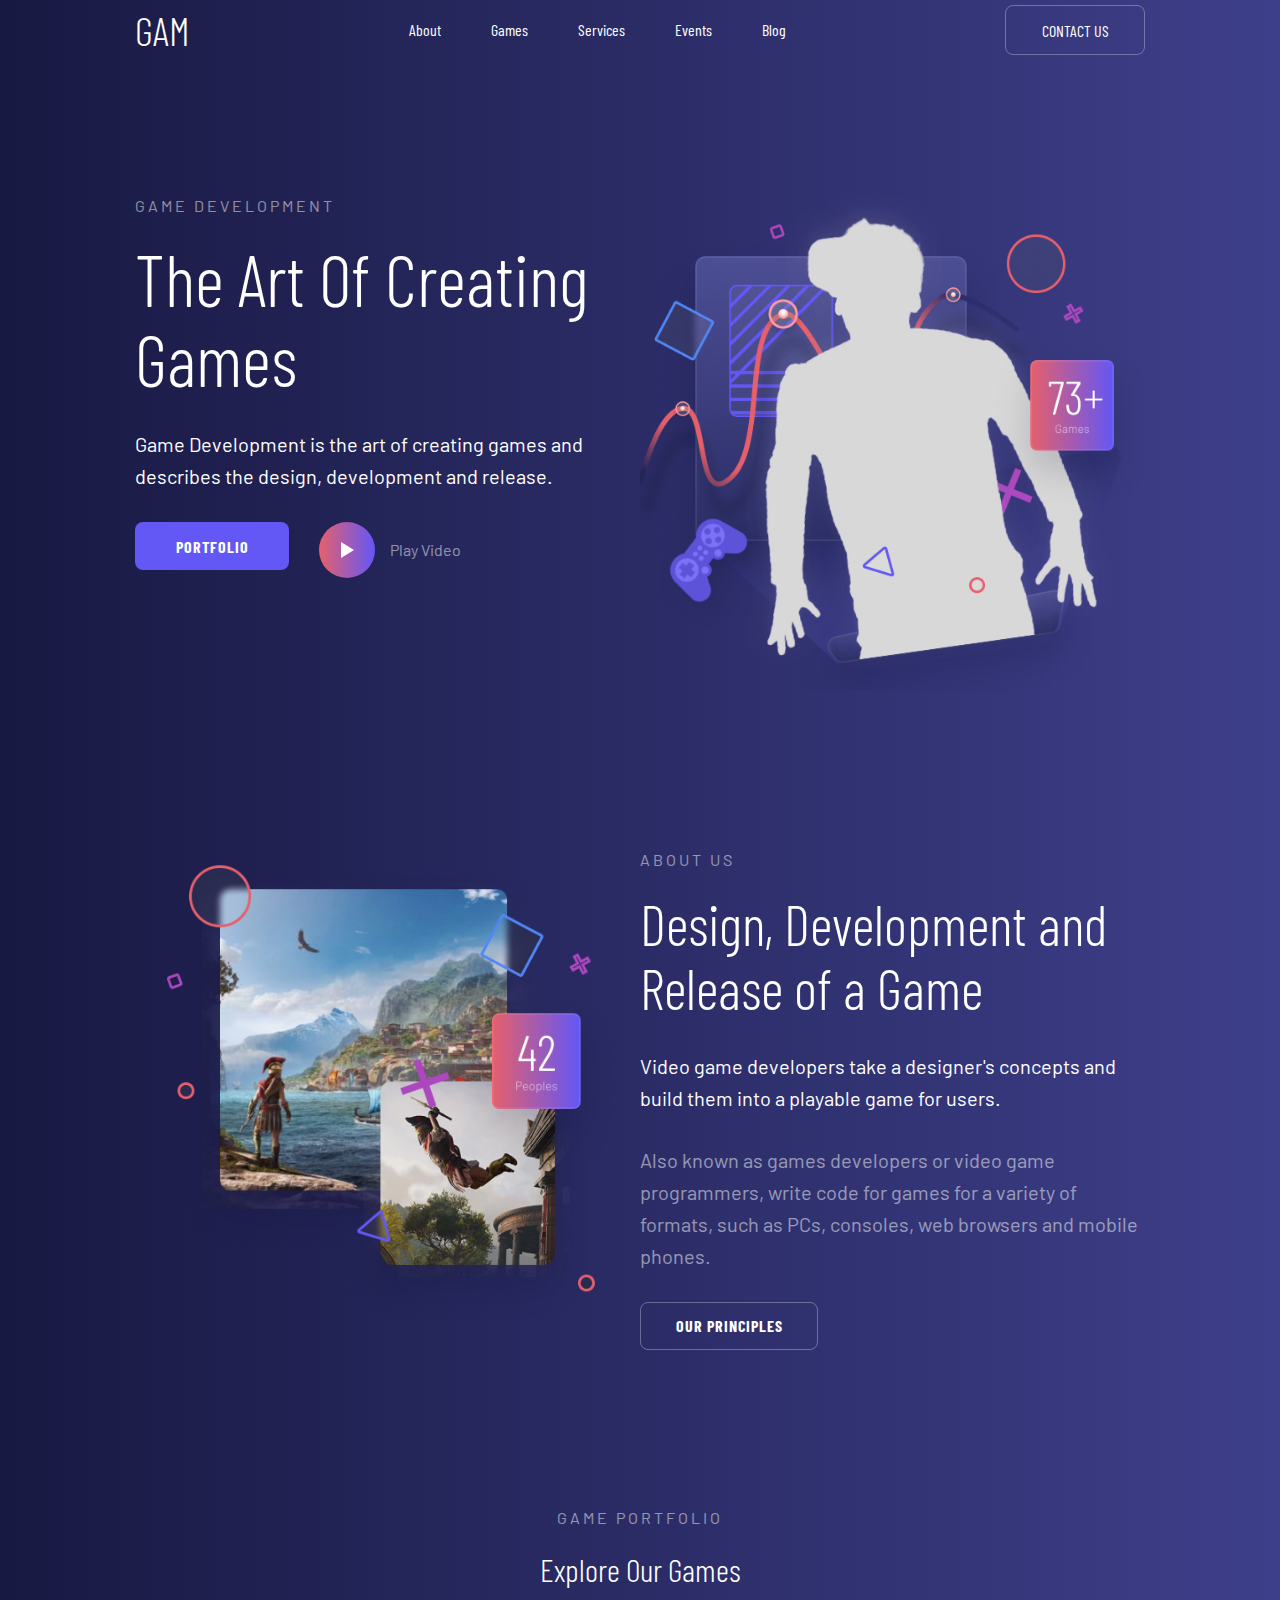
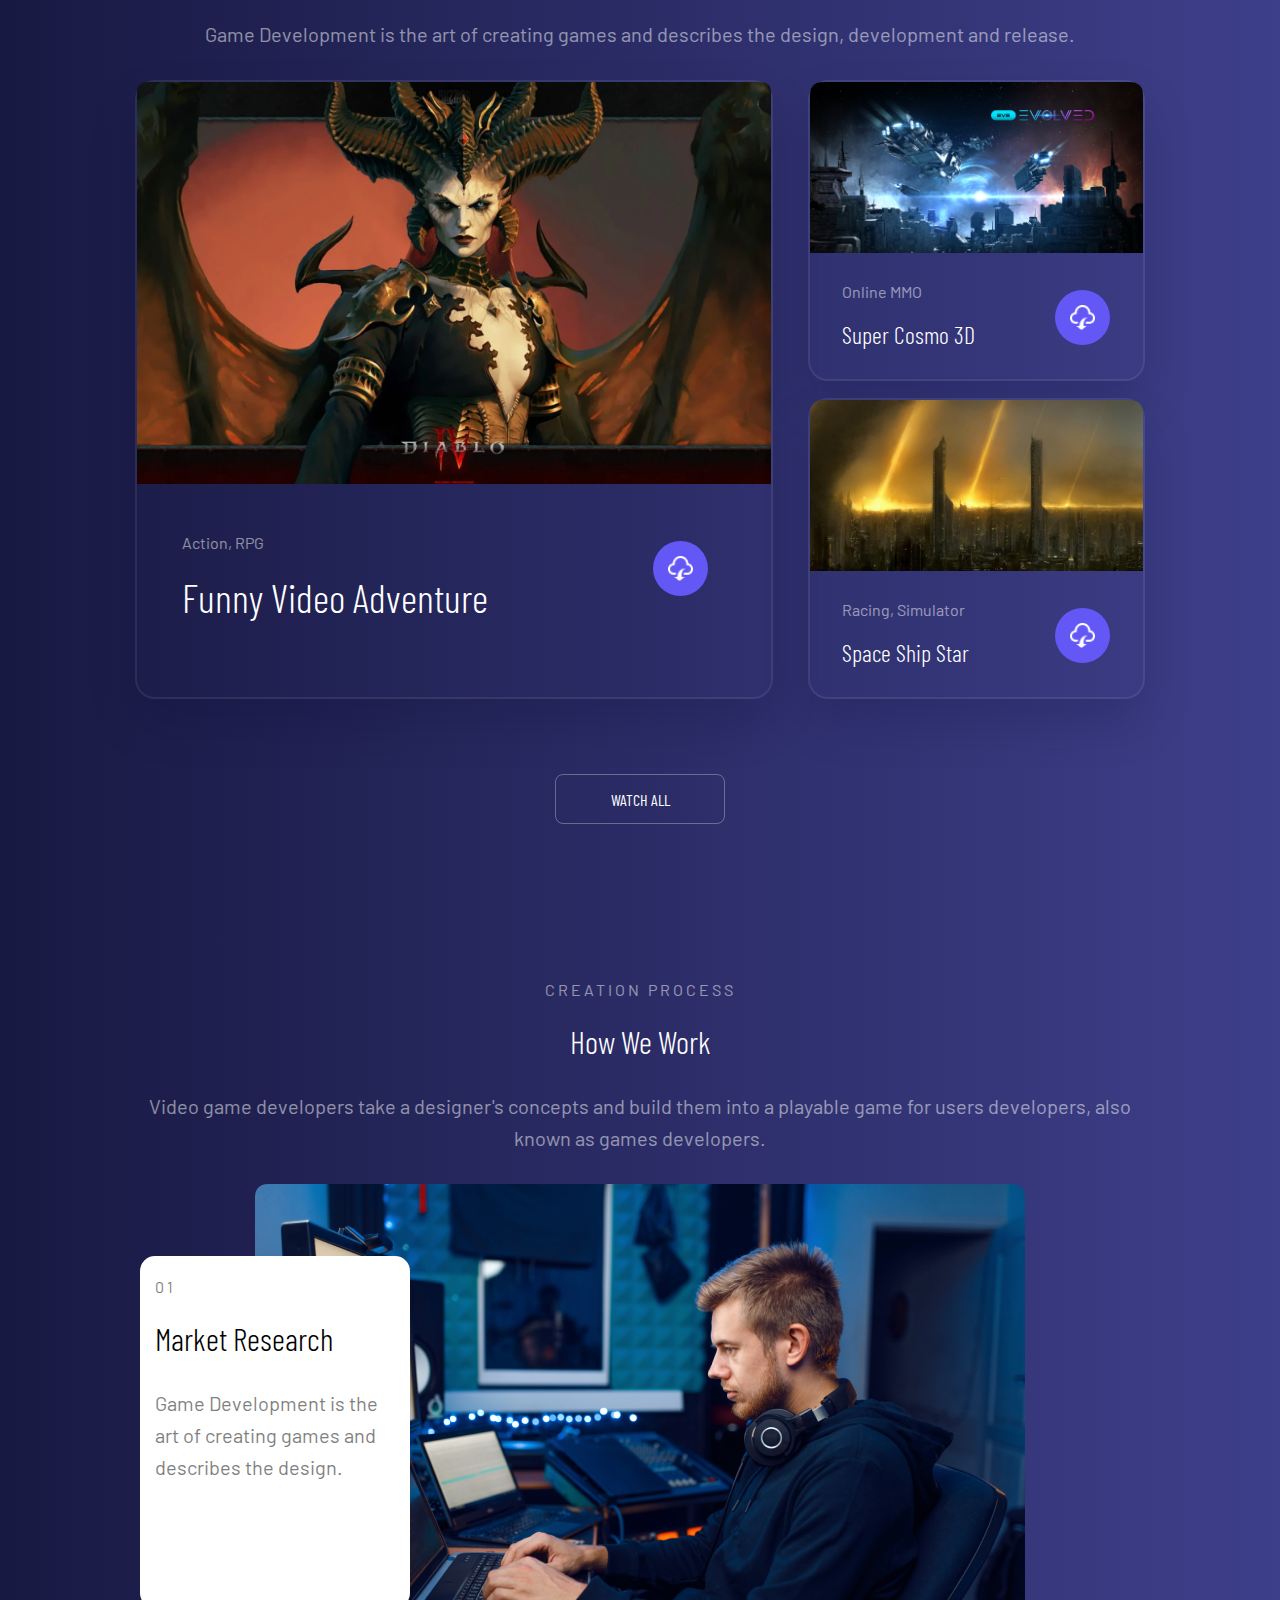
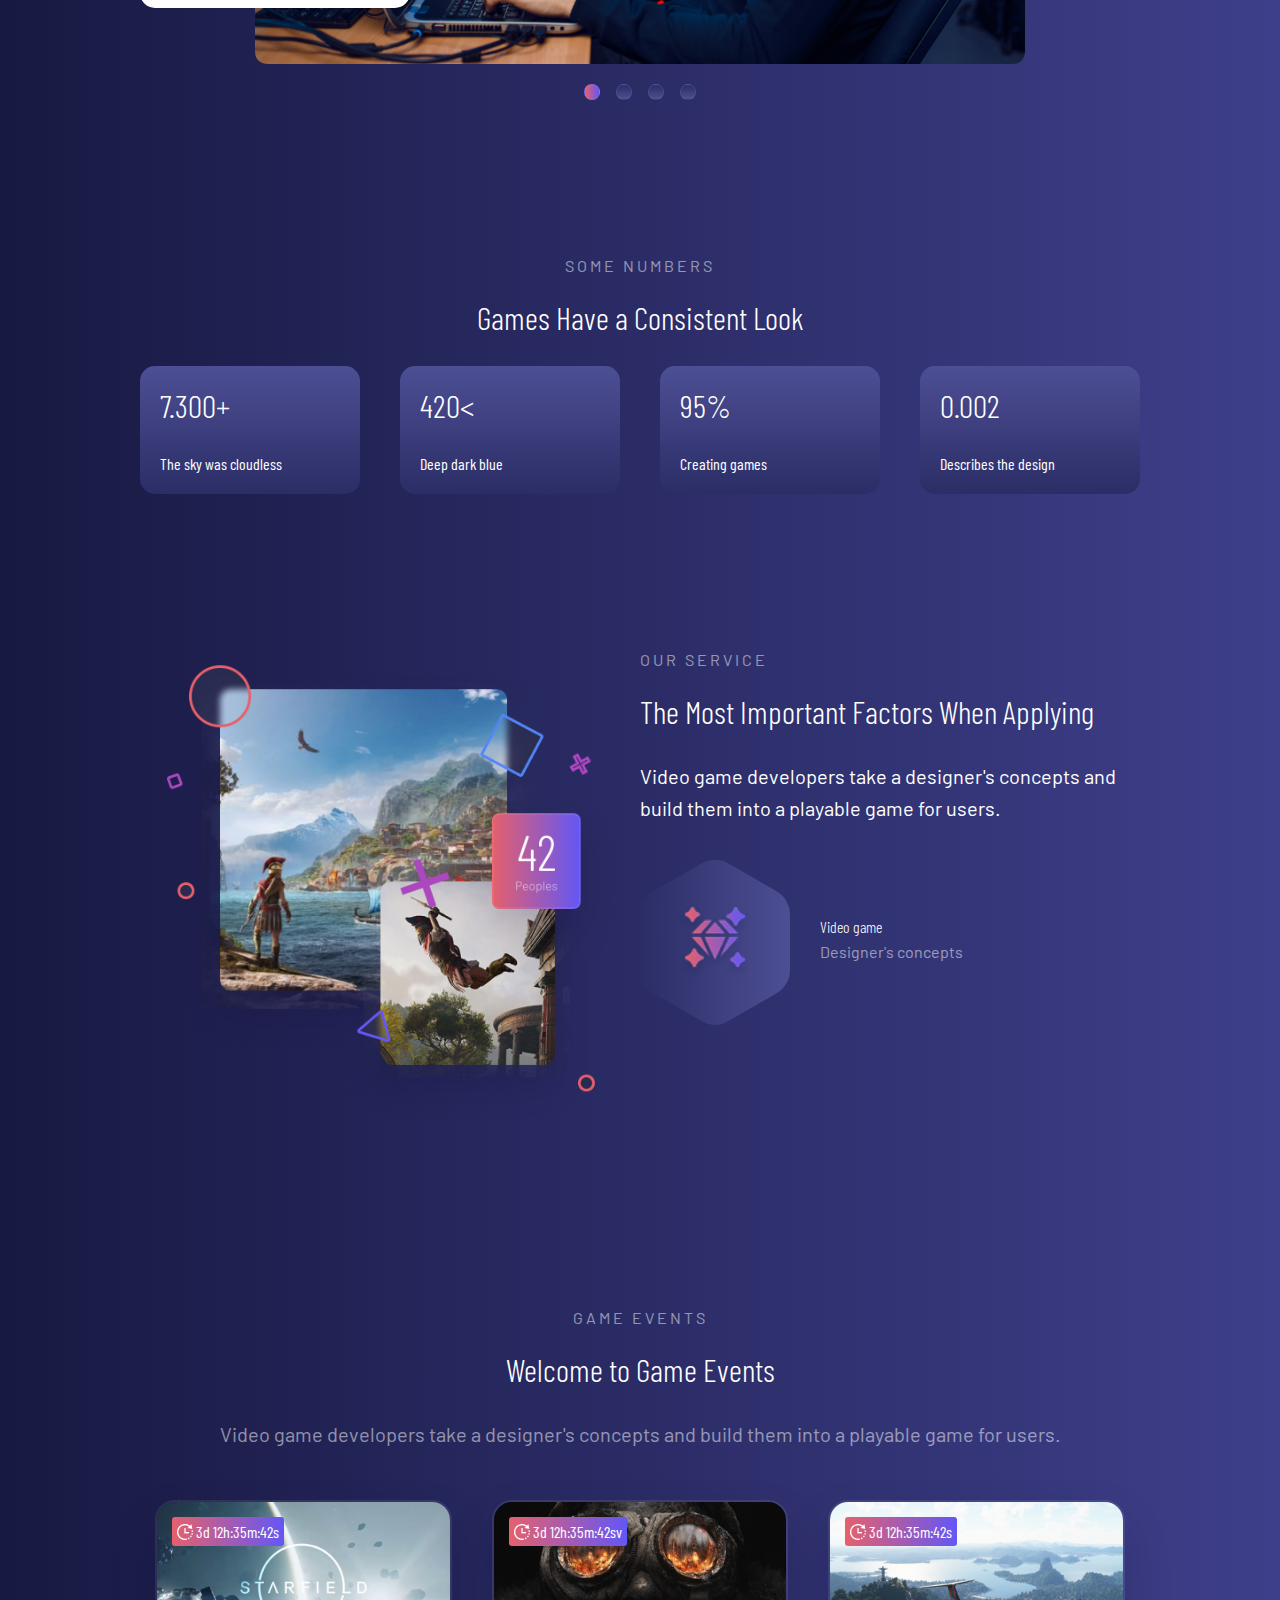
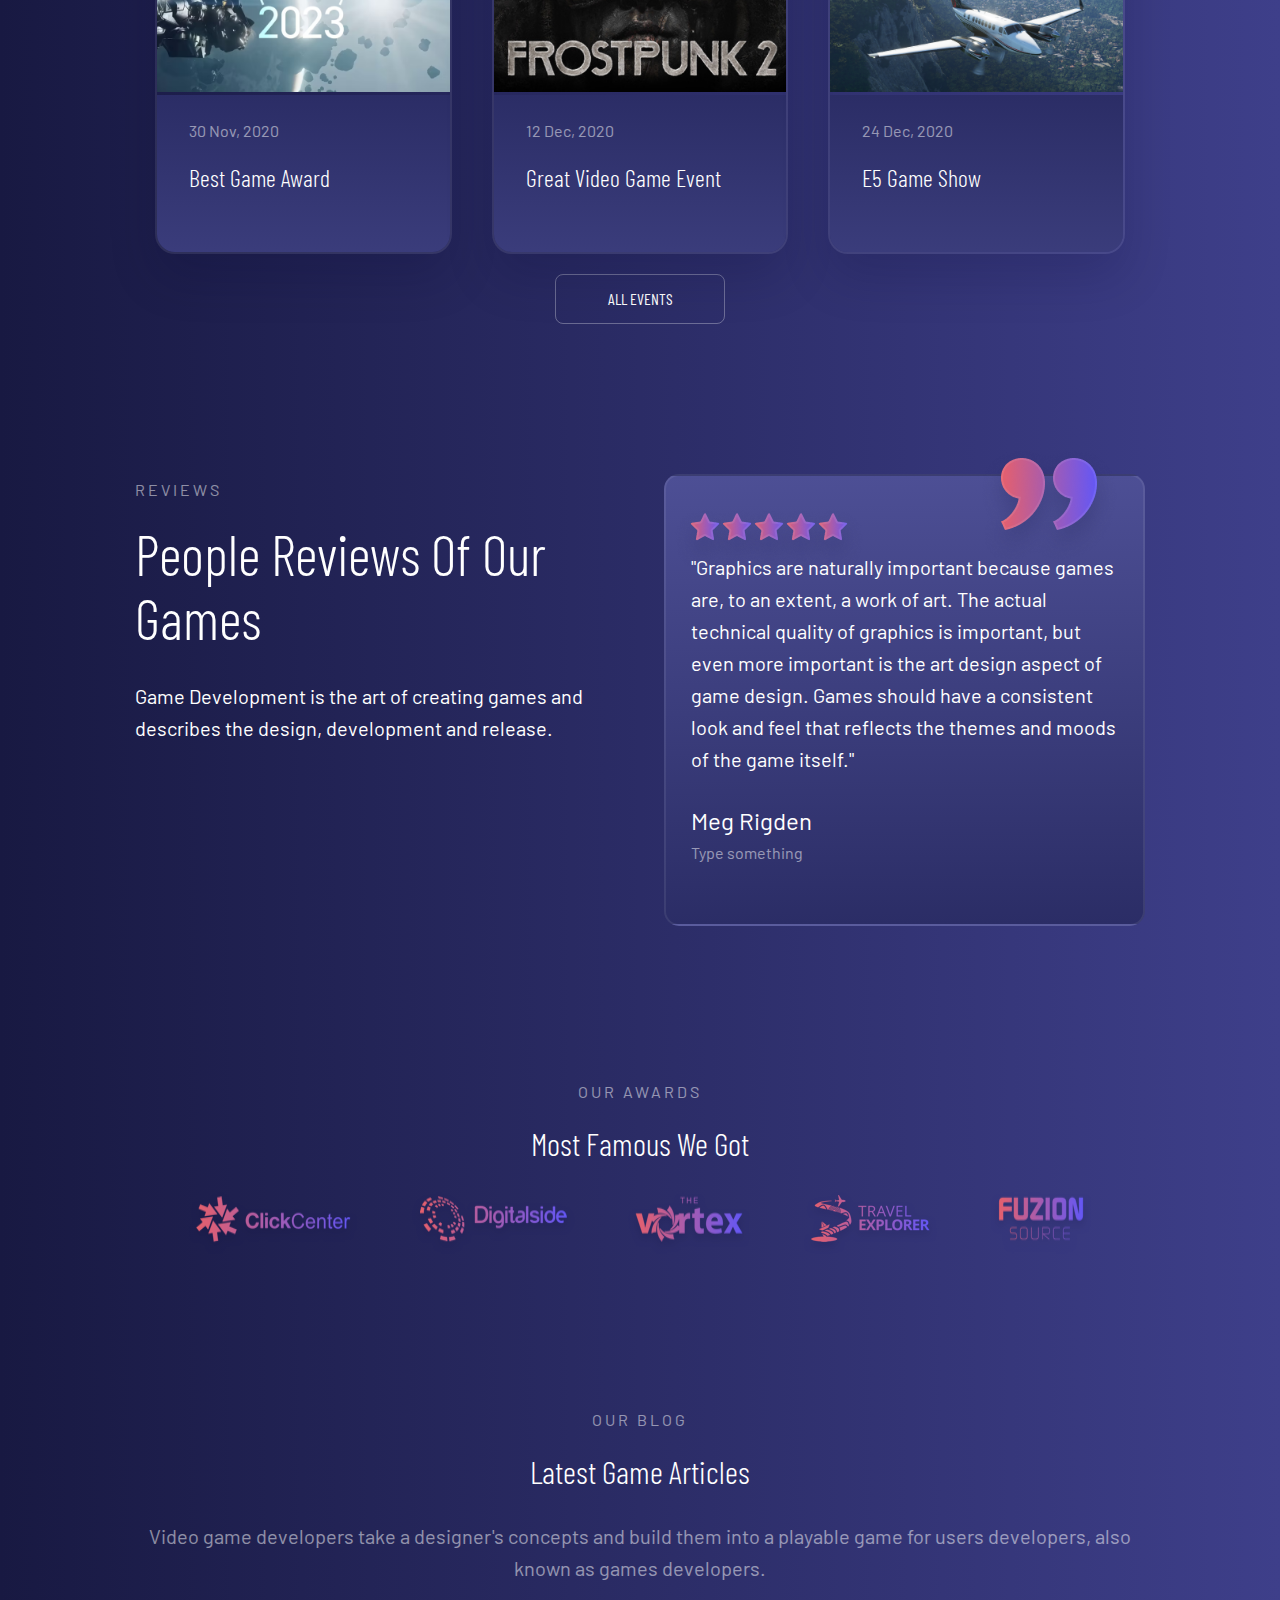
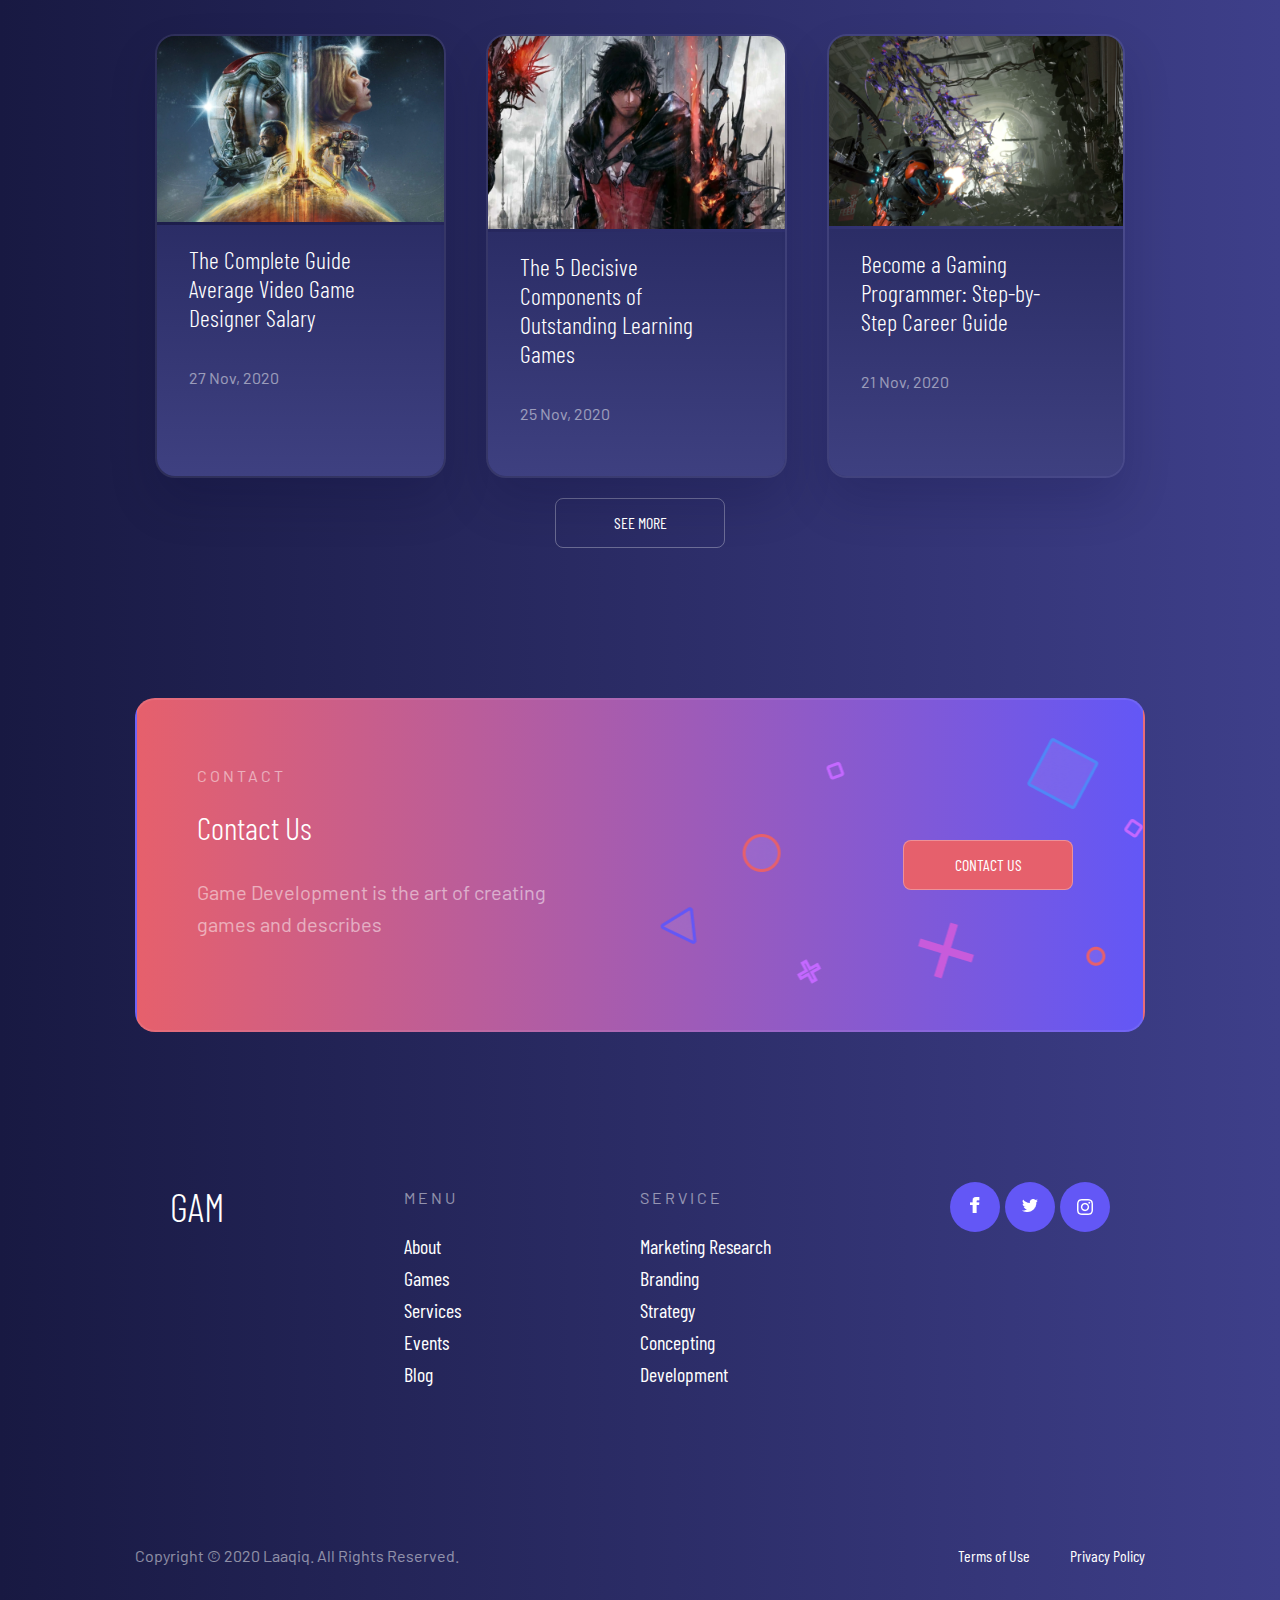
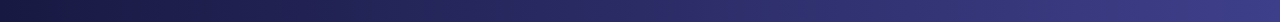
<file: index.html>
<!DOCTYPE html>
<html>
    <head>
        <link rel="stylesheet" href="styles.css">
        <link rel="preconnect" href="https://fonts.googleapis.com">
        <link rel="preconnect" href="https://fonts.gstatic.com" crossorigin>
        <link href="https://fonts.googleapis.com/css2?family=Barlow+Condensed:wght@300;400&family=Barlow:wght@300;400;700&display=swap" rel="stylesheet"></head>
        <meta name="viewport" content="width=device-width, initial-scale=1" />
    <body>
        
        <header>
            <nav>
                <div id="header-logo" class="font-barlow-condensed-300"><a href="#">GAM</a></div>
               
                <a href="#" class="toggle-button">
                    <span class="bar"></span> 
                    <span class="bar"></span> 
                    <span class="bar"></span> 
                 </a>

            <div class="header-list-container">
                <ul id="header-list" class="main-text">
                    <li class="header-list-item"><a href="#" class="header-list-link">About</a></li>
                    <li class="header-list-item"><a href="#" class="header-list-link">Games</a></li>
                    <li class="header-list-item"><a href="#" class="header-list-link">Services</a></li>
                    <li class="header-list-item"><a href="#" class="header-list-link">Events</a></li>
                    <li class="header-list-item"><a href="#" class="header-list-link">Blog</a></li>
                </ul>
            </div>

                <div id="header-contact-button"><a href="#">CONTACT US</a></div>
            </nav>
        </header>

        <div id="section-1-gamedevelopment">
            <div id="section-1-text-container">
                <h4 class="font-barlow-400">GAME DEVELOPMENT</h4>
                <h1 id="section-1-h1" class="font-barlow-condensed-300">The Art Of Creating Games</h1>
                <p class="main-text">Game Development is the art of creating games and
                    describes the design, development and release.
                </p>
                <div id="section-1-text-btn-container">
                    <div id="section-1-portfolio-btn" class="font-barlow-700"><a href="#">PORTFOLIO</a></div>
                    <div id="section-1-play-btn">
                        <div id="section-1-play-btn-symbol"></div>
                    </div>
                    <div id="section-1-play-text" class="font-barlow-400">Play Video</div>
                </div>
            </div>
            <div id="section-1-img-container">
                <img id="section-1-img" src="images/pic_1.png">
            </div>
        </div>

        <div id="section-2-about-us">
            <div id="section-2-img-container">
                <img id="section-2-img" src="images/pic_2.png">
            </div>
            <div id="section-2-text-container">
                <h4 class="font-barlow-400">ABOUT US</h4>
                <h1 id="section-2-h1" class="font-barlow-condensed-300">Design, Development 
                    and Release of a Game
                </h1>
                <p class="main-text">Video game developers take a 
                    designer's concepts and build them into a playable 
                    game for users.
                </p>
                <p class="main-text transparent-text">Also known as games developers or video game programmers,
                     write code for games for a variety of formats, such as
                      PCs, consoles, web browsers and mobile phones.</p>
                <div id="section-2-text-btn-container">
                    <div id="section-2-our-principles-btn" class="font-barlow-700"><a href="#">OUR PRINCIPLES</a></OUR></div>
                </div>
            </div>
        </div>

        <div id="section-3-game-portfolio">
            <div id="section-3-text-container">
                <h4 class="font-barlow-400">GAME PORTFOLIO</h4>
                <h1 class="font-barlow-condensed-300">Explore Our Games</h1>
                <p class="main-text transparent-text">Game Development is the art of creating games and 
                    describes the design, development and release.</p>
            </div>
            <div id="section-3-img-container">
                <div id="section-3-img-big-container" class="section-3-container-border">
                    <img src="images/pic_3_big.png">
                    <div class="img-big-info">
                        <div class="img-big-info-text">
                            <h4 class="font-barlow-400">Action, RPG</h4>
                            <h1 class="font-barlow-condensed-300">Funny Video Adventure</h1>
                        </div>
                        <div class="section-3-download-button">
                            <img src="images/pic_download_button.png">
                        </div>
                    </div>
                </div>
                <div id="section-3-img-small-wrapper">
                    <div class="section-3-img-small-container section-3-container-border">
                        <img src="images/pic_3_small_1.png">
                        <div class="img-small-info">
                            <div class="img-small-info-text">
                                <h4 class="font-barlow-400">Online MMO</h4>
                                <h1 class="font-barlow-condensed-300">Super Cosmo 3D</h1>
                            </div>
                            <div class="section-3-download-button">
                                <img src="images/pic_download_button.png">
                            </div>
                        </div>
                    </div>
                    <div id="section-3-small-img-2" class="section-3-img-small-container section-3-container-border">
                        <img src="images/pic_3_small_2.png">
                        <div class="img-small-info">
                            <div class="img-small-info-text">
                                <h4 class="font-barlow-400">Racing, Simulator</h4>
                                <h1 class="font-barlow-condensed-300">Space Ship Star</h1>
                            </div>
                            <div class="section-3-download-button">
                                <img src="images/pic_download_button.png">
                            </div>
                        
                        </div>
                    </div>
                </div>
            </div>
            <div id="section-3-watch-all-button-container">
                <div id="section-3-watch-all-button">
                      <a href="#">WATCH ALL</a> 
                </div>

            </div>
        </div>


       



        <div id="section-5-creation-process">
            <div id="section-5-text-container">
                <h4 class="font-barlow-400">CREATION PROCESS</h4>
                <h1 class="font-barlow-condensed-300">How We Work</h1>
                <p class="main-text transparent-text">Video game developers 
                    take a designer's concepts and build them into a playable 
                    game for users developers, also known as games developers.</p>
            </div>

            <div id="section-5-slider-container">
                <div id="section-5-slider-img-container">
                    <img class="section-5-slider-img" src="images/pic_slider.png">
                    <img class="section-5-slider-img" src="images/pic_3_big.png">
                    <img class="section-5-slider-img" src="images/pic_slider.png">
                    <img class="section-5-slider-img" src="images/pic_3_big.png">
                    <div id="section-5-slider-click-area-left" onclick="plusSlide(-1)"></div>
                    <div id="section-5-slider-click-area-right" onclick="plusSlide(1)"></div>
                    <div id="section-5-slider-overlay">
                        <h4 class="font-barlow-400">01</h4>
                        <h1 class="font-barlow-condensed-300">Market Research</h1>
                        <p class="main-text transparent-text">Game Development is the art 
                            of creating games and describes the design.</p>
                    </div>
                    
                </div>
            

                <div id="section-5-slider-button-container">
                    <div class="section-5-slider-button" onclick="chooseSlide(1)"></div>
                    <div class="section-5-slider-button" onclick="chooseSlide(2)"></div>
                    <div class="section-5-slider-button" onclick="chooseSlide(3)"></div>
                    <div class="section-5-slider-button" onclick="chooseSlide(4)"></div>
                </div>
            </div>           
        </div>

        <div id="section-6-some-numbers">
            <div id="section-6-text-container">
                <h4 class="font-barlow-400">SOME NUMBERS</h4>
                <h1 class="font-barlow-condensed-300">Games Have a Consistent Look</h1>
            </div>
            <div id="section-6-boxes-container">
                <div class="section-6-box">
                    <h1>7.300+</h1>
                    <p>The sky was cloudless</p>
                </div>
                <div class="section-6-box">
                    <h1>420&lt;</h1>
                    <p>Deep dark blue</p>
                </div>
                <div class="section-6-box">
                    <h1>95%</h1>
                    <p>Creating games</p>
                </div>
                <div class="section-6-box">
                    <h1>0.002</h1>
                    <p>Describes the design</p>
                </div>

            </div>

        </div>


        
        <div id="section-7-our-services">
            <div id="section-7-img-container">
                <img id="section-7-img" src="images/pic_2.png">
            </div>
            <div id="section-7-text-container">
                <h4 class="font-barlow-400">OUR SERVICE</h4>
                <h1 id="section-7-h1" class="font-barlow-condensed-300">The Most Important 
                    Factors When Applying
                </h1>
                <p class="main-text">Video game developers take a 
                    designer's concepts and build them into a playable 
                    game for users.
                </p>
                <div id="section-7-hexagon-container">                   
                    <div id="section-7-hexagon">
                        <img id="section-7-heaxagon-img-diamond" src="images/pic_hex_diamond.png">
                    </div>
                    <div id="section-7-hexagon-text">
                        <p class="font-barlow-condensed-300">Video game</p>
                        <p class="font-barlow-400">Designer's concepts</p>
                    </div>
                </div>
            </div>
        </div>

        <div id="section-8-game-events">
            <div id="section-8-text-container">
                <h4 class="font-barlow-400">GAME EVENTS</h4>
                <h1 class="font-barlow-condensed-300">Welcome to Game Events</h1>
                <p class="main-text transparent-text">Video game developers take a 
                    designer's concepts and build them into a playable game 
                    for users.</p>
            </div>
            <div id="section-8-panels-container">
                <div class="section-8-panel">
                    <img class="section-8-panel-img" src="images/pic_section_8_1.png">
                    <div class="section-8-panel-overlay">
                        <img class="section-8-shape-time" src="images/section-8-shape-time.png">
                        <p>3d 12h:35m:42s</p>
                    </div>
                    <div class="section-8-panel-info">
                        <h4 class="font-barlow-400">30 Nov, 2020</h4>
                        <h1 class="font-barlow-condensed-300">Best Game Award</h1>
                    </div>
                </div>

                <div class="section-8-panel">
                    <img class="section-8-panel-img" src="images/pic_section_8_2.png">
                    <div class="section-8-panel-overlay">
                        <img class="section-8-shape-time" src="images/section-8-shape-time.png">
                        <p>3d 12h:35m:42sv</p>
                    </div>
                    <div class="section-8-panel-info">
                        <h4 class="font-barlow-400">12 Dec, 2020</h4>
                        <h1 class="font-barlow-condensed-300">Great Video Game Event</h1>
                    </div>
                </div>

                <div class="section-8-panel">
                    <img class="section-8-panel-img" src="images/pic_section_8_3.png">
                    <div class="section-8-panel-overlay">
                        <img class="section-8-shape-time" src="images/section-8-shape-time.png">
                        <p>3d 12h:35m:42s</p>
                    </div>
                    <div class="section-8-panel-info">
                        <h4 class="font-barlow-400">24 Dec, 2020</h4>
                        <h1 class="font-barlow-condensed-300">E5 Game Show</h1>
                    </div>
                </div>
                
            </div>
            <div id="section-8-all-events-button-container">
                <div id="section-8-all-events-button">
                    <a href="#">ALL EVENTS</a> 
                </div>
            </div>
        </div>

        <div id="section-9-reviews">
            <div id="section-9-text-container">
                <h4 class="font-barlow-400">REVIEWS</h4>
                <h1 class="font-barlow-condensed-300">People Reviews
                    Of Our Games</h1>
                <p class="main-text">Game Development is the art of creating games 
                    and describes the design, development and release.</p>

            </div>

            <div id="section-9-review-panel">
                    <img id="section-9-quote-marks" src="images/section-9-quote-mark.png">
                    <img class="star" src="images/section-9-stars.png">
                    <!-- <img class="star" src="section-9-star.png">
                    <img class="star" src="section-9-star.png">
                    <img class="star" src="section-9-star.png">
                    <img class="star" src="section-9-star.png"> -->
                    <div id="section-9-review-text">
                        <p class="main-text">
                            "Graphics are naturally important because games are, to an 
                            extent, a work of art. The actual technical quality of 
                            graphics is important, but even more important is the art 
                            design aspect of game design. Games should have a consistent 
                            look and feel that reflects the themes and moods of the game 
                            itself."
                        </p>
                        <p id="section-9-review-author" class="main-text">Meg Rigden</p>
                        <p id="section-9-review-author-add" class="main-text transparent-text">Type something</p>
                    </div>
                </div>                            
            </div>
        </div>

        <div id="section-10-our-awards">
            <h4 class="font-barlow-400">OUR AWARDS</h4>
        <h1 class="font-barlow-condensed-300">Most Famous We Got</h1>
            <div id="section-10-logo-container">
                <img src="images/pic_clickcenter.png">
                <img src="images/pic-digitalside.png">
                <img src="images/pic_vortex.png">
                <img src="images/pic_travelexplorer.png"> 
                <img src="images/pic_fuzionsource.png">
            </div>
        </div>


        <div id="section-11-our-blog">
            <div id="section-11-text-container">
                <h4 class="font-barlow-400">OUR BLOG</h4>
                <h1 class="font-barlow-condensed-300">Latest Game Articles</h1>
                <p class="main-text transparent-text">Video game developers take a 
                    designer's concepts and build them into a playable game for users
                     developers, also known as games developers.</p>
            </div>
            <div id="section-11-panels-container">
                <div class="section-11-panel">
                    <img src="images/pic_section_11_1.png">
                    <div class="section-11-panel-info">
                        <h1 class="font-barlow-condensed-300">The Complete Guide 
                            Average Video Game Designer Salary</h1>
                            <h4 class="font-barlow-400">27 Nov, 2020</h4>
                    </div>
                </div>

                <div class="section-11-panel">
                    <img src="images/pic_section_11_2.png">
                    <div class="section-11-panel-info">
                        <h1 class="font-barlow-condensed-300">The 5 Decisive Components
                             of Outstanding Learning Games</h1>
                             <h4 class="font-barlow-400">25 Nov, 2020</h4>
                    </div>
                </div>

                <div class="section-11-panel">
                    <img src="images/pic_section_11_3.png">
                    <div class="section-11-panel-info">
                        <h1 class="font-barlow-condensed-300">Become a Gaming Programmer:
                             Step-by-Step Career Guide</h1>
                             <h4 class="font-barlow-400">21 Nov, 2020</h4>
                    </div>
                </div>
                
            </div>
            <div id="section-11-see-more-button-container">
                <div id="section-11-see-more-button">
                    <a href="#">SEE MORE</a> 
                </div>
            </div>
        </div>


        <div id="section-12-contact">
            <div id="section-12-text">
                <h4 class="font-barlow-400">CONTACT</h4>
                <h1 class="font-barlow-condensed-300">Contact Us</h1>
                <p class="main-text transparent-text">Game Development is the art of creating games and describes</p>
            </div>

            <div id="section-12-button-container">
                <div id="section-12-button"><a href="#">CONTACT US</a></div>
            </div>
        </div>

        <footer>
            <h1 id="footer-logo"><a href="#">GAM</a></h1>
            <div>
                <h4 class="font-barlow-400">MENU</h4>
                <ul  class="footer-list main-text">
                    <li><a href="#">About</a></li>
                    <li><a href="#">Games</a></li>
                    <li><a href="#">Services</a></li>
                    <li><a href="#">Events</a></li>
                    <li><a href="#">Blog</a></li>
                </ul>
            </div>
            <div>
                <h4 class="font-barlow-400">SERVICE</h4>
                <ul class="footer-list main-text">
                    <li><a href="#">Marketing Research</a></li>
                    <li><a href="#">Branding</a></li>
                    <li><a href="#">Strategy</a></li>
                    <li><a href="#">Concepting</a></li>
                    <li><a href="#">Development</a></li>
                </ul>
            </div>
            <div id="footer-button-container">
                <div class="footer-button">
                 
                    <a href="#"><img src="images/facebook.png"></a>
                </div>
                <div class="footer-button">
                    <a href="#"><img src="images/twitter.png"></a>
                </div>
                <div class="footer-button">
                    <a href="#"></a><img src="images/instagram.png"></a>
                </div>
            </div>
        </footer>

        <div id="footer-2">
            <div id="footer-2-copyright" class="main-text transparent-text">Copyright © 2020 Laaqiq. All Rights Reserved.</div>
            <div class="main-text footer-2-margin"><a href="#">Terms of Use</a></div>
            <div class="main-text footer-2-margin"><a href="#">Privacy Policy</a></div>
        </div>
        <script src="slider.js"></script>
        <script>

            const toggleButton = document.getElementsByClassName("toggle-button")[0];
            const navbarLinks = document.getElementsByClassName("header-list-container")[0];
            const section1img = document.getElementById("section-1-img")

            toggleButton.addEventListener('click', () => {
                navbarLinks.classList.toggle('active')
                section1img.classList.toggle('active')
            }
            )        
            
        </script>
    </body>
</html>
</file>
<file: styles.css>
*{
    box-sizing: border-box;
    font-family: 'Barlow Condensed', sans-serif;
    margin: 0;
}


body{
    background-image: linear-gradient(to right,#181942, #3e3f8a );
    color: #fff;
    margin-left: 135px;
    margin-right: 135px;
}

a{
    text-decoration: none;
    color: #fff;
}

h1{
    font-weight: 300;
    margin-bottom: 30px;
}

h4{
    letter-spacing: 3px;
    margin-bottom: 1rem;
}

p{
    margin-bottom: 30px;
}

.font-barlow-400{
    font-family: 'Barlow', sans-serif;
    font-weight: 400;
    opacity: 50%;
    line-height: 32px;
}

.font-barlow-700{
    font-family: 'Barlow', sans-serif;
    font-weight: 700;
    letter-spacing: 1px;
}

.font-barlow-condensed-300{
    font-family: 'Barlow Condensed';
    font-weight: 300;

}

.main-text{
    font-size: 20px;
    font-weight: 400;
    line-height: 32px;
    font-family: 'Barlow', sans-serif;
}

.transparent-text{
    opacity: 50%;
}

/*HEADER*/
header{
    width: 100%;
    margin-top: 5px;

}

nav{
    display: flex;
    margin-bottom: 135px;
    align-items: center;

}

.header-list-container{
    margin: auto;
}


#header-logo{
    font-size: 40px;
    line-height: 40px;
}

#header-list{
    display: flex;
    list-style: none;
    gap: 50px;
    padding:0;
    margin: 0 auto;
    font-size: 16px;
}

.header-list-item{

}

.header-list-link{
    text-decoration: none;
    color: #fff;
}

#header-contact-button{
    display: flex;
    border: 1px solid rgba(255,255,255, 0.3);
    width:140px;
    height: 50px;
    justify-content: center;
    align-items: center;
    border-radius: 8px;
}


.toggle-button{
    display: none;
    flex-direction: column;
    justify-content: space-between;
    width: 1.8rem;
    height: 1.3rem;
    margin-left: auto;

}

.toggle-button .bar{
    height:.18rem;
    width:100%;
    background-color: white;
    border-radius: .625rem;

}



/*SECTION 1*/

#section-1-gamedevelopment{
    display: flex;
    margin-bottom: 150px
}

#section-1-text-container{
    /*padding-right: 100px;*/
    width: 50%;
}

#section-1-h1{
    font-size: 72px;
    line-height: 80px ;
}

#section-1-img{
    background-color: transparent;
    width: 100%;
    max-width: 570px;
    height: auto
}




#section-1-text-container{
 
}

#section-1-text-btn-container{
    display: flex;
}

#section-1-portfolio-btn{
    display:flex;
    background-color: #6357F6;
    width: 154px;
    height: 48px;
    border-radius: 8px;
    justify-content: center;
    align-items: center;
    margin-right: 30px;
}

#section-1-play-btn{
    display:flex;
    justify-content: center;
    align-items: center;
    width: 56px;
    height: 56px;
    border-radius: 50%;
    background-image: linear-gradient(to right,#E6606C,#6357F6 );
    margin-right: 15px;
   /* border: 2px solid rgba(255, 255, 255, 0.078);*/
}

#section-1-play-btn-symbol{
    width: 0;
    height: 0;
    border-style: solid;
    border-width: 8px 0 8px 13.9px;
    border-color: transparent transparent transparent #ffffff;
}

#section-1-play-text{
    display: flex;
    justify-content: center;
    align-items: center;
}

#section-1-img-container{
    width: 50%;
    text-align: center;
}

/*SECTION 2*/


#section-2-about-us{
    display: flex;
    margin-bottom: 150px;
}

#section-2-img-container{
    width: 50%;
}

#section-2-img{
    width: 100%;
    max-width: 700px;
    height: auto
}

#section-2-text-container{
    width: 50%;
}

#section-2-h1{
    font-size: 56px;
    line-height: 64px;
}

#section-2-our-principles-btn{
    display: flex;
    justify-content: center;
    align-items: center;
    width: 178px;
    height: 48px;
    border: 1px solid rgba(255,255,255, 0.3); 
    border-radius: 8px
}

/*SECTION 3*/

#section-3-game-portfolio{
    margin-bottom: 150px;
}

.section-3-container-border{
    border: 2px solid rgba(255,255,255, 0.078);
    border-radius: 20px;
    box-shadow: 0px 24px 48px rgba(0, 1, 44, 0.157184);
}

#section-3-img-container{
}

#section-3-text-container{
    text-align: center;
    /*margin-left: 300px;
    margin-right: 300px;*/
}

#section-3-img-container{
    display: grid;
    grid-template-columns: 2fr 1fr;
    grid-template-rows: 1fr 1fr;
    margin-bottom: 75px;
}

#section-3-img-big-container{
    grid-column: 1 / 2;
    grid-row: 1 / 3;
    margin-right: 35px;
}

#section-3-img-small-wrapper{
    grid-column: 2 / 3;
    grid-row: 1 / 3;
}

#section-3-img-container img{
    width: 100%;
    height: auto;
}

#section-3-img-small-wrapper{
    display: flex;
    flex-direction: column;
}

#section-3-img-small-wrapper img{
    width: 100%;
    height: auto;
}

#section-3-small-img-2{
    margin-top: 5%;
}



.img-big-info{
    display: flex;

}

.img-big-info-text{
    padding-left: 45px;
    padding-top: 40px
}

.img-big-info h1{
    font-size: 40px;
}

.img-small-info{
    display: flex;

}

.img-small-info-text{
    padding-left: 32px;
    padding-top: 20px;
}

#section-3-img-container h4{
    letter-spacing: normal;
}

.img-small-info h1{
    font-size: 24px;
}

.img-small-info h4{
    margin-bottom: 12px;
}

.img-big-info h4{
    margin-bottom: 14px;
}

.section-3-download-button{
    align-self: center;
    justify-self: flex-end;
    margin-left: auto;
    margin-right: 10%;
    background-color: #6357F6;
    padding: 15px;
    border-radius: 50%;
    width: 55px;
    height: 55px;
}

.section-3-download-button img{
}


#section-3-watch-all-button-container{
}

#section-3-watch-all-button{
    display: flex;
    border: 1px solid rgba(255,255,255, 0.3);
    width:170px;
    height: 50px;
    justify-content: center;
    align-items: center;
    margin: auto;
    border-radius: 8px;
}

/* SECTION 4 */

#inner-heaxgon-ctn{
    width: 150px;
    height: 150px;
    background-color: green;
    clip-path: url("#path-hex");
}



/* SECTION 5 */

#section-5-creation-process{
    margin-bottom: 150px;
}

#section-5-text-container{
    text-align: center;
}

#section-5-slider-container{
    display: flex;
    flex-direction: column;
    align-items: center;
   
}

.section-5-slider-img{
    display: none;
    object-fit: cover;
    width: 100%;
    height: auto;
}

.section-5-slider-button{
    width: 16px;
    height: 16px;
    border: 1px solid rgba(255,255,255, 0.08);
    border-radius: 50%;
    background-image: linear-gradient(#2B2D66,#4D4F95);
}

#section-5-slider-button-container{
    display: flex;
    justify-content: center;
    gap: 16px;
}

#section-5-slider-img-container{
    position: relative;
    width: 770px; 
    height: auto;
    text-align: center;
    margin-bottom: 20px;
}

.section-5-slider-button-choosed{
    background-image: linear-gradient(to right,#E6606C, #6357F6);
}

#section-5-slider-click-area-left{
    position:absolute;
    left: 0;
    top: 0;
    width: 30%;
    height: 100%;
    z-index: 100;

}

#section-5-slider-click-area-right{
    position:absolute;
    left: 70%;
    top: 0;
    width: 30%;
    height: 100%;
    z-index: 100;
}


#section-5-slider-overlay{
    background-color: #fff;
    color: black;
    width: 270px;
    height: 352px;
    position: absolute;
    left: -15%;
    top: 15%;
    text-align: left;
    border-radius: 15px;
    padding: 15px
}

/* SECTION 6*/

#section-6-some-numbers{
    margin-bottom: 150px;
}

#section-6-text-container{
    text-align: center;
}

#section-6-boxes-container{
    display: flex;
    justify-content: center;
    align-items: center;
    gap: 40px;
}

.section-6-box{
    background-image: linear-gradient(to top,#2B2D66, #4D4F95);
    border-radius: 15px;
    width: 220px ;
    height: 128px;
    padding-left: 20px;
    padding-top: 20px;
    transition: all 300ms;
    /*margin: 16px 0;*/
}

.section-6-box:hover{
    background-image: linear-gradient(#E6606C, #6357F6);
    width: 236px ;
    height: 144px;
    /*margin: 0 0;*/
}



/* SECTION 7 */

#section-7-our-services{
    display: flex;
    margin-bottom: 150px;
}

#section-7-img-container{
    width: 50%;
}

#section-7-text-container{
    width: 50%;
}

#section-7-img{
    width: 100%;
    max-width: 700px;
    height: auto
}

#section-7-hexagon{
    display: flex;
    justify-content: center;
    align-items: center;
    position: relative;
    width: 9.375em;
    height: 5.4128em;
    background-color: transparent;
    border-radius: .5em / 1em;
    background-image: linear-gradient(to right,#2B2D66, #4D4F95);
    /* margin-top: 75px; */
}

#section-7-hexagon::before, #section-7-hexagon::after{
    content: "";
    position: absolute;
    width: inherit;
    height: inherit;
    background-color: inherit;
    border-radius: inherit;

}

#section-7-hexagon::before{
    transform: rotate(60deg);
    background-image: linear-gradient(to top right,#2B2D66, #4D4F95);

}

#section-7-hexagon::after{
    transform: rotate(-60deg);
    background-image: linear-gradient(to bottom right,#2B2D66, #4D4F95);

}

#section-7-hexagon-container{
    display: flex;
    margin-top: 75px;
}

#section-7-hexagon-text{
    padding-left: 30px;
    margin: auto 0;
    text-align: left;
}

#section-7-hexagon-text p{
    margin: 0;
}



/* #section-7-hexagon-small{
    position:relative;
    width: 7.505em;
    height: 13em;
    background-color: blue;
    display: flex;
    justify-content: center;
    align-items: center;
    z-index: 100;
    border-radius: 3px;
    border-top: 5px solid white;
    border-bottom: 5px solid white



}

#section-7-hexagon-small::before, #section-7-hexagon-small::after{
    content: '';
    position: absolute;
    width: inherit;
    height: inherit;
    background-color: inherit;
    border-radius: inherit;
    border: 5px solid white;
    z-index: -1;
    
    
    
}

#section-7-hexagon-small::before{
    transform: rotate(60deg);
}

#section-7-hexagon-small::after{
    transform: rotate(-60deg);
} */





#section-7-heaxagon-img-diamond{
    z-index: 100;
    /* transform: rotate(-90deg); */
    width: 80px;
    height: auto;

}


/* SECTION 8 */

#section-8-game-events{
    margin-bottom: 150px;
}

#section-8-text-container{
    text-align: center;
}

#section-8-panels-container{
    display: flex;
    justify-content: center;
    align-items: center;
    width: 100%;
  
}

.section-8-panel-info{
    padding-left: 32px;
    padding-top: 20px;
    background-image: linear-gradient(#2B2D66, #4D4F95);
margin:0;
padding-bottom: 30px;
height: 100%;
}

.section-8-panel-info h1{
    font-size: 24px;
}

.section-8-panel-info h4{
    letter-spacing: normal;
}



.section-8-panel{
    border: 2px solid rgba(255,255,255, 0.078);
    border-radius: 20px;
    box-shadow: 0px 24px 48px rgba(0, 1, 44, 0.157184);
    margin:20px;
    overflow: hidden;
    align-self: stretch;
    position: relative;
}

.section-8-panel-img{
    width: 100%;
    height: auto;
}

.section-8-panel-overlay{
    position: absolute;
    top: 15px;
    left: 15px;
    background-image: linear-gradient(to right, #E6606C,#6357F6  );
    display: flex;
    width: auto;
    padding: 5px;
    border-radius: 3px;
    align-items: center;

}

.section-8-panel-overlay p{
    margin: 0;
    padding-left: 3px;
}

.section-8-shape-time{
    max-width: 100%;
}


#section-8-all-events-button{
    display: flex;
    border: 1px solid rgba(255,255,255, 0.3);
    width:170px;
    height: 50px;
    justify-content: center;
    align-items: center;
    margin: auto;
    border-radius: 8px;
}

/* SECTION 9*/

#section-9-reviews{
    display: flex;
    margin-bottom: 150px;
}

#section-9-text-container{
    width: 50%;
    margin-right: 50px;
}

#section-9-review-panel{
    position: relative;
    width: 50%;
    background-image: linear-gradient(#4D4F95 , #2B2D66);
    padding: 25px;
    border: 2px solid rgba(255,255,255, 0.078);
    border-radius: 15px;
}

#section-9-quote-marks{
    position: absolute;
    transform: translate(-50%, -50%);
    top: 30px;
    right: -50px;
}

.star{
    position: absolute;
    left: 0;
}

#section-9-review-text{
    margin-top: 50px;
}

#section-9-text-container h1{
    font-size: 56px;
    line-height: 64px ;
}

#section-9-review-author{
    font-size: 24px;
    margin-bottom:0 
}

#section-9-review-author-add{
    font-size: 16px;
}

/* SECTION 10*/

#section-10-our-awards{
    text-align: center;
    margin-bottom: 150px;
}

/* #section-10-our-awards h4{
    font-size: 16px;
} */

#section-10-logo-container{
    display: flex;
    justify-content: space-evenly;
}


/* SECTION 11*/

#section-11-our-blog{
    margin-bottom: 150px;

}

#section-11-text-container{
    text-align: center;
}


#section-11-panels-container{
    display: flex;
    justify-content: center;
    align-items: center;
    width: 100%;
  
}

.section-11-panel-info{
    padding-left: 32px;
    padding-top: 20px;
    padding-bottom: 30px;
    padding-right: 50px;
    background-image: linear-gradient(#2B2D66, #4D4F95);
    margin:0;
    
    height: 100%;
}

.section-11-panel-info h1{
    font-size: 24px;
}

.section-11-panel-info h4{
    letter-spacing: normal;
}



.section-11-panel{
    border: 2px solid rgba(255,255,255, 0.078);
    border-radius: 20px;
    box-shadow: 0px 24px 48px rgba(0, 1, 44, 0.157184);
    margin:20px;
    overflow: hidden;
    align-self: stretch;
}

.section-11-panel img{
    width: 100%;
    height: auto;
}

#section-11-see-more-button{
    display: flex;
    border: 1px solid rgba(255,255,255, 0.3);
    width:170px;
    height: 50px;
    justify-content: center;
    align-items: center;
    margin: auto;
    border-radius: 8px;
}

/* SECTION 12*/

#section-12-contact{
    background-image: linear-gradient(to right,#E6606C, #6357F6);
    
    display: flex;
    border: 2px solid rgba(255,255,255, 0.078); 
    border-radius: 20px;
    margin-bottom: 150px;
}

#section-12-text{
    width: 45%;
    margin: 60px
}

#section-12-button-container{
    width: 55%;
    
    display: flex;
    justify-content: flex-end;
    align-items: center;
    background-image: url(images/pic_section_12_background_symbols.png);
   background-repeat: no-repeat;
   background-position: center;
}


#section-12-button{
    background-color: #E6606C;
    display: flex;
    border: 1px solid rgba(255,255,255, 0.3);
    width:170px;
    height: 50px;
    justify-content: center;
    align-items: center;
    border-radius: 8px;
    margin-right: 70px;
}


/* FOOTER*/

footer{
    display: flex;
    justify-content: space-between;
    margin-bottom: 150px;
    margin-left: 35px;
    margin-right: 35px;

}

#footer-logo{
    font-size: 40px;
}

.footer-list{
    list-style: none;
    padding: 0;
}

#footer-button-container{
    display: flex;
    gap: 5px;
}

.footer-button{
    background-color:#6357F6 ;
    border-radius: 50%;
    width: 50px;
    height: 50px;
    display: flex;
    justify-content: center;
    align-items: center;
}


/* FOOTER 2*/

#footer-2{
    display: flex;
    justify-content: flex-end;
    margin-bottom: 50px;
}

#footer-2 div{
    font-size: 16px;

}

#footer-2-copyright{
    margin-right: auto;
    margin-left: 0px;
}

.footer-2-margin{
    margin-left: 40px;
}


/* MOBILE */

@media (max-width: 1000px) {
    
    body{
        margin-left: 20px;
        margin-right: 20px;
    }



    /* HEADER */


    nav{
        margin-bottom: 50px;
    }
 
    .toggle-button{
        display: flex;
    }

    .header-list-container{
        display: none;
        /* top: 5.3rem;
        
        height: 32rem; */
        top: 50px;
        left: 0;
        right: 0;
        position: absolute;
        padding-right: 20px;
        background-color: transparent;
        /* background-image: linear-gradient(to right,#181942, #3e3f8a ); */
        /* transition: all 2s; */
    }


    

    

    .header-list-container ul{
        flex-direction: column;
        width: 100%;
    }

    .header-list-container li{
        text-align: end;
    }


    

    .header-list-container.active{
        display: flex;
    }


    #header-list{
        gap: 20px;
    }
    
    #header-contact-button{
        display: none;
    }











    /* SECTION 1*/

    #section-1-gamedevelopment{
        flex-direction: column-reverse;

    }

    #section-1-text-container{
        width: 100%;
    }

    #section-1-text-btn-container{
        /* justify-content: center; */
    }
    
    #section-1-img-container{
        width: 100%;
    
    }

    #section-1-img.active{
        opacity: 0;    
    }

    /* SECTION 2 */

    #section-2-about-us{
        display: block;
    }

    #section-2-text-container{
        width: 100%;
    }

    #section-2-img-container{
        width: 100%;
        justify-content: center;
    }


    /* SECTION 3*/

    #section-3-game-portfolio{
    }

    #section-3-img-container{
        display: block;
        /* text-align: center; */
        margin-left: auto;
        margin-right: auto;
    }

    #section-3-img-big-container{
        padding: 0;
    }


    
    #section-3-img-big-container{
        
      margin-right: 0;
    }
    
  
    
    #section-3-img-container img{
        width: 100%;
        height: auto;
    }
    
    #section-3-img-small-wrapper{
        display: flex;
        flex-direction: column;
    }
    
    #section-3-img-small-wrapper img{
        width: 100%;
        height: auto;
    }
    
    #section-3-small-img-2{
        margin-top: 5%;
    }
    
    
    .img-big-info-text{
        padding-left: 32px;
        padding-top: 20px;
    }
    
    .img-big-info h1{
        font-size: 24px;
    }   
           
    
    .img-big-info h4{
        margin-bottom: 12px;
    }
    
    .section-3-download-button{
        align-self: center;
        justify-self: flex-end;
        margin-left: auto;
        margin-right: 10%;
        background-color: #6357F6;
        padding: 15px;
        border-radius: 50%;
        width: 55px;
        height: 55px;
    }


    /* SECTION 5 */

    #section-5-slider-img-container{
        position: relative;
        width: 100%;
        height: auto;
        text-align: center;
        margin-bottom: 20px;
    }

    #section-5-slider-overlay{
        position: absolute;
        top: 150%;
        left: 50%; 
        transform: translate(-50%, -50%);
        min-width: 200px;
        max-width: 290px;
        width: auto;
    }


    /* SECTION 6*/

    #section-6-boxes-container{
        display: flex;
        flex-direction: column;
        justify-content: center;
        align-items: center;
        gap: 20px;
    }
    
    .section-6-box{
        background-image: linear-gradient(to top,#2B2D66, #4D4F95);
        border-radius: 15px;
        width: 220px ;
        height: 128px;
        padding-left: 20px;
        padding-top: 20px;
        transition: all 300ms;
        /*margin: 16px 0;*/
    }

    /* SECTION 7*/

    #section-7-our-services{
        display: block;
    }

    #section-7-img-container{
        width: 100%;
    }

    #section-7-text-container{
        width: 100%;
    }


    /* SECTION 8*/

    #section-8-panels-container{
        display: block;
    }


    /* SECTION 9*/

    #section-9-reviews{
        display: block;
    }
    
    #section-9-text-container{
        width: 100%;
    }

    #section-9-review-panel{
        width: 100%;
        padding-top: 60px;
    }

   

    /* SECTION 10*/

    #section-10-logo-container{
        flex-wrap: wrap;
    }

    #section-10-logo-container img{
        margin-bottom: 15px;
    }

    /* SECTION 11 */

    #section-11-panels-container{
        display: block;
    }


    /* SECTION 12*/

    #section-12-contact{
    background-image: url(images/pic_section_12_background_symbols.png), linear-gradient(to right,#E6606C, #6357F6);
    background-position: right bottom;   
    background-repeat: no-repeat;
    display: block;
    border: 2px solid rgba(255,255,255, 0.078); 
    border-radius: 20px;
    margin-bottom: 150px;
    padding: 20px;
}

#section-12-text{
    width: auto;
    margin: 0;
}

#section-12-button-container{
    width: auto;
    display: block;
    background-image: none;
   
}


#section-12-button{
    background-color: #E6606C;
    display: flex;
    border: 1px solid rgba(255,255,255, 0.3);
    width:170px;
    height: 50px;
    justify-content: center;
    align-items: center;
    border-radius: 8px;
    margin-right: 70px;
}

    #section-12-text p{
     
        font-size: 16px;
    }



    /* FOOTER */

    footer ul{
        margin-bottom: 30px;
    }

    

    footer{
        display: block;
        text-align: center;
    }

    #footer-button-container{
        justify-content: center;    
    }


    /* FOOTER 2*/

    #footer-2{
        flex-wrap: wrap;
        justify-content: space-evenly;
    }

    .footer-2-margin{
        margin: 0;
    }

}
</file>
